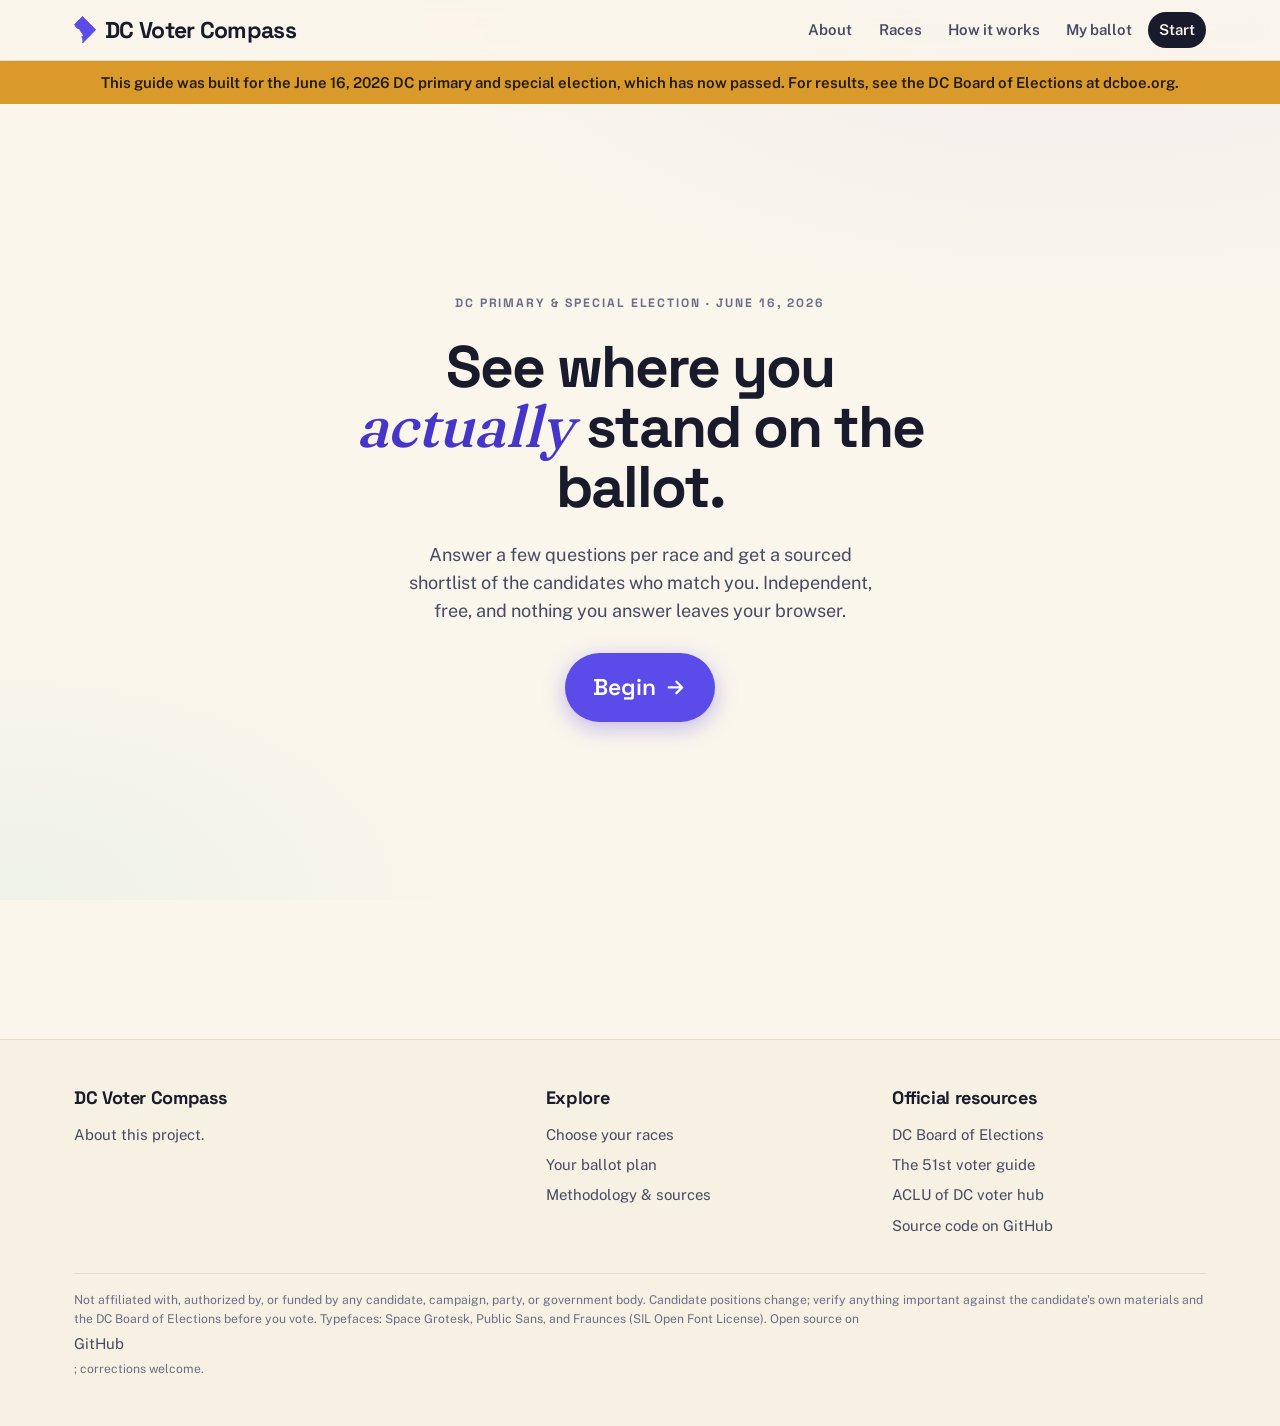
<file: index.html>
<!doctype html>
<html lang="en">
<head>
  <meta charset="utf-8" />
  <meta name="viewport" content="width=device-width, initial-scale=1, viewport-fit=cover" />

  <title>DC Voter Compass · June 16, 2026 Primary & Special Election</title>
  <meta name="description" content="An independent, evidence-based tool for the DC June 16, 2026 primary and special election. Answer a few questions and see which candidates match your priorities, with the source for every claim. Private by design." />

  <!-- Strict Content Security Policy: everything is same-origin; no inline scripts, no eval, no third parties. -->
  <meta http-equiv="Content-Security-Policy" content="default-src 'self'; base-uri 'self'; form-action 'none'; object-src 'none'; img-src 'self' data:; font-src 'self'; style-src 'self'; script-src 'self'; connect-src 'self'; manifest-src 'self'" />
  <meta name="referrer" content="no-referrer" />
  <meta name="color-scheme" content="light dark" />
  <meta name="theme-color" content="#faf6ec" media="(prefers-color-scheme: light)" />
  <meta name="theme-color" content="#14151f" media="(prefers-color-scheme: dark)" />

  <!-- Open Graph + Twitter card for link previews. Absolute URLs point at the
       site's canonical home, kaicowger.com/dc-voter-compass/. -->
  <meta property="og:title" content="DC Voter Compass · June 16, 2026" />
  <meta property="og:description" content="Find the DC candidates who actually match you. Independent, sourced, private, open source." />
  <meta property="og:type" content="website" />
  <meta property="og:site_name" content="DC Voter Compass" />
  <meta property="og:url" content="https://kaicowger.com/dc-voter-compass/" />
  <meta property="og:image" content="https://kaicowger.com/dc-voter-compass/assets/og.png" />
  <meta property="og:image:width" content="1200" />
  <meta property="og:image:height" content="630" />
  <meta property="og:image:alt" content="DC Voter Compass: find the DC candidates who actually match you." />
  <meta name="twitter:card" content="summary_large_image" />
  <meta name="twitter:title" content="DC Voter Compass · June 16, 2026" />
  <meta name="twitter:description" content="Find the DC candidates who actually match you. Independent, sourced, private." />
  <meta name="twitter:image" content="https://kaicowger.com/dc-voter-compass/assets/og.png" />

  <link rel="icon" href="data:image/svg+xml,%3Csvg%20xmlns='http://www.w3.org/2000/svg'%20viewBox='0%200%2032%2032'%3E%3Crect%20width='32'%20height='32'%20rx='6'%20fill='%23faf6ec'/%3E%3Cpath%20d='M42.1%2028.6L36.1%2030.8L38.6%2033.1L38.0%2034.3L36.5%2033.4L36.4%2036.5L37.9%2039.9L39.8%2038.6L43.3%2038.6L43.3%2040.1L50.1%2039.6L50.9%2034.1L48.6%2033.0L48.3%2028.7L45.9%2029.8ZM43.1%2055.5L43.3%2053.0L49.7%2053.1L49.7%2051.1L47.9%2050.5L48.3%2046.4L47.2%2045.9L49.9%2044.3L48.6%2039.8L43.3%2040.1L43.3%2038.6L39.8%2038.6L37.9%2039.9L36.4%2036.5L33.3%2038.3L24.4%2038.4L25.9%2042.3L25.7%2045.8L29.7%2047.2L31.1%2052.7L33.1%2056.4L35.8%2058.3L36.4%2060.8L37.7%2060.7L37.6%2059.1L38.8%2059.6ZM33.4%2019.2L30.7%2018.3L28.2%2011.8L9.9%2030.2L16.3%2040.7L22.1%2045.4L25.7%2045.8L25.9%2042.3L24.4%2038.4L33.3%2038.3L37.0%2036.0L36.6%2033.2L38.4%2033.9L37.6%2031.7L36.1%2030.9L37.2%2028.8L35.7%2028.3L36.5%2025.6L38.7%2023.5L37.6%2022.7L40.1%2017.7L35.8%2016.7L34.1%2017.1ZM39.9%200.0L28.2%2011.8L30.7%2018.3L33.6%2019.2L34.1%2017.1L35.9%2016.6L40.1%2017.7L37.6%2022.7L38.7%2023.5L36.5%2025.6L35.8%2028.6L37.2%2028.8L37.1%2029.9L41.6%2028.3L45.9%2029.8L48.9%2028.4L52.1%2024.5L52.1%2020.1L58.8%2018.9ZM58.8%2018.9L52.1%2020.1L52.2%2024.3L48.3%2028.7L48.6%2033.0L50.9%2034.1L50.1%2039.6L48.7%2040.2L49.9%2044.3L53.8%2042.6L61.5%2046.9L70.0%2048.4L73.2%2039.9L75.9%2039.6L77.7%2037.9ZM52.1%2060.9L52.0%2058.5L53.9%2058.5L53.4%2056.5L58.7%2057.9L59.3%2061.0L65.6%2057.5L66.6%2056.1L63.5%2055.3L61.7%2056.2L61.8%2046.9L53.8%2042.6L47.2%2045.5L48.3%2046.4L47.9%2050.5L49.7%2051.1L49.7%2053.1L43.3%2053.0L42.4%2056.5L38.8%2059.6L41.1%2064.0L39.2%2064.9L41.0%2065.0L43.2%2071.1L52.0%2064.9L53.3%2062.4ZM77.7%2037.9L75.9%2039.6L73.2%2039.9L70.0%2048.4L61.8%2046.9L61.7%2056.2L63.5%2055.3L66.6%2056.1L63.9%2058.3L66.6%2060.0L66.7%2064.6L69.8%2070.5L90.1%2050.4ZM57.8%2057.9L53.4%2056.5L53.9%2058.5L52.0%2058.5L52.1%2061.7L53.3%2062.4L52.0%2064.9L43.2%2071.1L42.3%2076.3L37.3%2075.7L39.0%2080.5L39.6%2079.4L41.1%2081.1L39.9%2084.5L41.7%2088.7L40.6%20100.0L70.1%2070.5L66.7%2064.6L66.6%2060.0L63.9%2058.3L59.3%2061.0L58.7%2057.9Z'%20transform='translate(4%204)%20scale(0.24)'%20fill='%235b4be8'%20stroke='%235b4be8'%20stroke-width='3'%20stroke-linejoin='round'/%3E%3C/svg%3E" />

  <link rel="preload" href="assets/fonts/space-grotesk.woff2" as="font" type="font/woff2" crossorigin />
  <link rel="preload" href="assets/fonts/public-sans.woff2" as="font" type="font/woff2" crossorigin />
  <link rel="stylesheet" href="css/tokens.css" />
  <link rel="stylesheet" href="css/styles.css" />
  <link rel="stylesheet" href="css/race.css" />
  <link rel="stylesheet" href="css/map.css" />
</head>
<body>
  <a class="skip-link" href="#app">Skip to content</a>

  <header class="site-header">
    <div class="container site-header__inner">
      <a class="wordmark" href="#/" data-nav="home" aria-label="DC Voter Compass, home">
        <svg class="wordmark__mark" viewBox="8 -2 84 104" aria-hidden="true"><path d="M42.1 28.6L36.1 30.8L38.6 33.1L38.0 34.3L36.5 33.4L36.4 36.5L37.9 39.9L39.8 38.6L43.3 38.6L43.3 40.1L50.1 39.6L50.9 34.1L48.6 33.0L48.3 28.7L45.9 29.8ZM43.1 55.5L43.3 53.0L49.7 53.1L49.7 51.1L47.9 50.5L48.3 46.4L47.2 45.9L49.9 44.3L48.6 39.8L43.3 40.1L43.3 38.6L39.8 38.6L37.9 39.9L36.4 36.5L33.3 38.3L24.4 38.4L25.9 42.3L25.7 45.8L29.7 47.2L31.1 52.7L33.1 56.4L35.8 58.3L36.4 60.8L37.7 60.7L37.6 59.1L38.8 59.6ZM33.4 19.2L30.7 18.3L28.2 11.8L9.9 30.2L16.3 40.7L22.1 45.4L25.7 45.8L25.9 42.3L24.4 38.4L33.3 38.3L37.0 36.0L36.6 33.2L38.4 33.9L37.6 31.7L36.1 30.9L37.2 28.8L35.7 28.3L36.5 25.6L38.7 23.5L37.6 22.7L40.1 17.7L35.8 16.7L34.1 17.1ZM39.9 0.0L28.2 11.8L30.7 18.3L33.6 19.2L34.1 17.1L35.9 16.6L40.1 17.7L37.6 22.7L38.7 23.5L36.5 25.6L35.8 28.6L37.2 28.8L37.1 29.9L41.6 28.3L45.9 29.8L48.9 28.4L52.1 24.5L52.1 20.1L58.8 18.9ZM58.8 18.9L52.1 20.1L52.2 24.3L48.3 28.7L48.6 33.0L50.9 34.1L50.1 39.6L48.7 40.2L49.9 44.3L53.8 42.6L61.5 46.9L70.0 48.4L73.2 39.9L75.9 39.6L77.7 37.9ZM52.1 60.9L52.0 58.5L53.9 58.5L53.4 56.5L58.7 57.9L59.3 61.0L65.6 57.5L66.6 56.1L63.5 55.3L61.7 56.2L61.8 46.9L53.8 42.6L47.2 45.5L48.3 46.4L47.9 50.5L49.7 51.1L49.7 53.1L43.3 53.0L42.4 56.5L38.8 59.6L41.1 64.0L39.2 64.9L41.0 65.0L43.2 71.1L52.0 64.9L53.3 62.4ZM77.7 37.9L75.9 39.6L73.2 39.9L70.0 48.4L61.8 46.9L61.7 56.2L63.5 55.3L66.6 56.1L63.9 58.3L66.6 60.0L66.7 64.6L69.8 70.5L90.1 50.4ZM57.8 57.9L53.4 56.5L53.9 58.5L52.0 58.5L52.1 61.7L53.3 62.4L52.0 64.9L43.2 71.1L42.3 76.3L37.3 75.7L39.0 80.5L39.6 79.4L41.1 81.1L39.9 84.5L41.7 88.7L40.6 100.0L70.1 70.5L66.7 64.6L66.6 60.0L63.9 58.3L59.3 61.0L58.7 57.9Z" fill="currentColor" stroke="currentColor" stroke-width="3" stroke-linejoin="round"/></svg>
        <span>DC Voter Compass</span>
      </a>
      <span class="site-header__spacer"></span>
      <nav aria-label="Primary" class="site-nav">
        <div class="site-nav__links" id="site-nav-links">
          <a class="navlink" href="#/about" data-nav="about">About</a>
          <a class="navlink" href="#/choose" data-nav="choose">Races</a>
          <a class="navlink" href="#/methodology" data-nav="methodology">How it works</a>
          <a class="navlink" href="#/summary" data-nav="summary">My ballot</a>
        </div>
        <button class="header-reset" data-action="reset" type="button" aria-label="Reset my choices" hidden>
          <svg viewBox="0 0 24 24" fill="none" stroke="currentColor" stroke-width="2.2" stroke-linecap="round" stroke-linejoin="round" aria-hidden="true"><path d="M3 12a9 9 0 1 0 3-6.7L3 8M3 3v5h5"/></svg>
          <span class="header-reset__txt">Reset</span>
        </button>
        <a class="navlink navlink--cta" href="#/choose" data-nav="choose">Start</a>
        <button class="nav-toggle" type="button" aria-expanded="false" aria-controls="site-nav-links" aria-label="Menu">
          <svg viewBox="0 0 24 24" fill="none" stroke="currentColor" stroke-width="2.2" stroke-linecap="round" aria-hidden="true"><path d="M4 7h16M4 12h16M4 17h16"/></svg>
        </button>
      </nav>
    </div>
  </header>

  <main id="app" tabindex="-1"></main>

  <footer class="site-footer">
    <div class="container site-footer__inner">
      <div>
        <h4>DC Voter Compass</h4>
        <p class="muted footer-about">
          <a href="#/about">About this project.</a>
        </p>
      </div>
      <div>
        <h4>Explore</h4>
        <a href="#/choose">Choose your races</a>
        <a href="#/summary">Your ballot plan</a>
        <a href="#/methodology">Methodology &amp; sources</a>
      </div>
      <div>
        <h4>Official resources</h4>
        <a href="https://www.dcboe.org/" target="_blank" rel="noopener noreferrer">DC Board of Elections</a>
        <a href="https://51st.news/washington-dc-2026-primary-election-june-16-mayor-council/" target="_blank" rel="noopener noreferrer">The 51st voter guide</a>
        <a href="https://www.acludc.org/2026-d-c-primary-election-voter-hub/" target="_blank" rel="noopener noreferrer">ACLU of DC voter hub</a>
        <a href="https://github.com/kcowger/dc-voter-compass" target="_blank" rel="noopener noreferrer">Source code on GitHub</a>
      </div>
      <p class="site-footer__legal">
        Not affiliated with, authorized by, or funded by any candidate, campaign, party, or government body.
        Candidate positions change; verify anything important against the candidate's own materials and the DC Board of Elections before you vote.
        Typefaces: Space Grotesk, Public Sans, and Fraunces (SIL Open Font License).
        Open source on <a href="https://github.com/kcowger/dc-voter-compass" target="_blank" rel="noopener noreferrer">GitHub</a>; corrections welcome.
      </p>
    </div>
  </footer>

  <noscript>
    <div class="container section">
      <h1>JavaScript required</h1>
      <p>This interactive guide needs JavaScript to run. Your privacy is still respected, it runs entirely in your browser and sends nothing anywhere.
      For candidate information without JavaScript, see <a href="https://51st.news/washington-dc-2026-primary-election-june-16-mayor-council/">The 51st's voter guide</a>.</p>
    </div>
  </noscript>

  <script type="module" src="js/app.js"></script>
</body>
</html>
</file>
<file: css/tokens.css>
/* ============================================================
   Design tokens: colors, type, spacing, motion.
   Self-hosted fonts (SIL OFL): Space Grotesk, Public Sans, Fraunces.
   ============================================================ */

@font-face {
  font-family: "Space Grotesk";
  src: url("../assets/fonts/space-grotesk.woff2") format("woff2");
  font-weight: 300 700;
  font-display: swap;
  font-style: normal;
}
@font-face {
  font-family: "Public Sans";
  src: url("../assets/fonts/public-sans.woff2") format("woff2");
  font-weight: 100 900;
  font-display: swap;
  font-style: normal;
}
@font-face {
  font-family: "Fraunces";
  src: url("../assets/fonts/fraunces.woff2") format("woff2");
  font-weight: 100 900;
  font-display: swap;
  font-style: normal;
}

:root {
  /* Fonts */
  --font-display: "Space Grotesk", system-ui, -apple-system, "Segoe UI", sans-serif;
  --font-serif: "Fraunces", Georgia, "Times New Roman", serif;
  --font-body: "Public Sans", system-ui, -apple-system, "Segoe UI", Roboto, sans-serif;

  /* Light "paper" palette */
  --paper: #faf6ec;
  --paper-2: #f3ecdb;
  --surface: #fffdf8;
  --surface-2: #f7f1e4;
  --ink: #191a2c;
  --ink-soft: #474a63;
  --ink-faint: #6b6e86;
  --line: #e6dcc6;
  --line-strong: #d8ccb0;

  /* Brand + accents (deliberately non-partisan) */
  --brand: #5b4be8;        /* "you" marker / primary action */
  --brand-ink: #4536c9;
  --brand-soft: #ece9fd;
  --teal: #0f9e90;
  --gold: #d99a2b;
  --good: #2f8f4e;         /* completed / done (green) */
  --warn: #c0543b;         /* cautions / flags: terracotta, not partisan red */
  --warn-soft: #f7e3dc;

  /* Candidate categorical palette: distinct, AA-legible on paper */
  --c1: #5b4be8;  /* indigo */
  --c2: #0f9e90;  /* teal */
  --c3: #d97706;  /* amber */
  --c4: #c0398a;  /* magenta */
  --c5: #2f8f4e;  /* green */
  --c6: #2b74c9;  /* blue */
  --c7: #b5462f;  /* rust */
  --c8: #7a4bd0;  /* violet */
  --c9: #8a7415;  /* olive */

  /* Type scale (fluid) */
  --step--2: clamp(0.69rem, 0.66rem + 0.13vw, 0.76rem);
  --step--1: clamp(0.83rem, 0.79rem + 0.18vw, 0.94rem);
  --step-0: clamp(1rem, 0.95rem + 0.24vw, 1.13rem);
  --step-1: clamp(1.2rem, 1.12rem + 0.39vw, 1.5rem);
  --step-2: clamp(1.44rem, 1.32rem + 0.62vw, 2rem);
  --step-3: clamp(1.73rem, 1.55rem + 0.93vw, 2.66rem);
  --step-4: clamp(2.07rem, 1.8rem + 1.36vw, 3.55rem);
  --step-5: clamp(2.49rem, 2.1rem + 1.96vw, 4.74rem);

  /* Spacing (4px base) */
  --sp-1: 0.25rem;
  --sp-2: 0.5rem;
  --sp-3: 0.75rem;
  --sp-4: 1rem;
  --sp-5: 1.5rem;
  --sp-6: 2rem;
  --sp-7: 3rem;
  --sp-8: 4rem;
  --sp-9: 6rem;

  /* Radii */
  --r-sm: 8px;
  --r: 14px;
  --r-lg: 22px;
  --r-xl: 30px;
  --r-pill: 999px;

  /* Shadows */
  --shadow-1: 0 1px 2px rgba(25, 26, 44, 0.06), 0 2px 6px rgba(25, 26, 44, 0.05);
  --shadow-2: 0 4px 12px rgba(25, 26, 44, 0.08), 0 10px 30px rgba(25, 26, 44, 0.07);
  --shadow-3: 0 12px 28px rgba(25, 26, 44, 0.12), 0 24px 60px rgba(25, 26, 44, 0.12);
  --shadow-brand: 0 6px 22px rgba(91, 75, 232, 0.35);

  /* Motion */
  --ease: cubic-bezier(0.22, 0.61, 0.36, 1);
  --ease-spring: cubic-bezier(0.34, 1.3, 0.5, 1);
  --dur-1: 0.14s;
  --dur-2: 0.26s;
  --dur-3: 0.5s;
  --dur-marker: 0.8s;

  --container: 1180px;
  --header-h: 60px;
}

/* Larger screens: use more of the width, and scale the whole layout up a notch
   on big monitors so it doesn't feel marooned in a narrow column. Everything is
   rem/clamp-based, so bumping the root font size scales type and spacing
   together. Reading widths stay capped in ch, so line length is unaffected. */
@media (min-width: 1500px) { :root { --container: 1320px; } }
@media (min-width: 1800px) { :root { --container: 1440px; } html { font-size: 17px; } }
@media (min-width: 2200px) { :root { --container: 1560px; } html { font-size: 18.5px; } }
@media (min-width: 2800px) { :root { --container: 1680px; } html { font-size: 20px; } }

@media (prefers-color-scheme: dark) {
  :root {
    --paper: #14151f;
    --paper-2: #1b1d2b;
    --surface: #1e2030;
    --surface-2: #262839;
    --ink: #f1eee6;
    --ink-soft: #c0c2d4;
    --ink-faint: #8f93ab;
    --line: #33364a;
    --line-strong: #424560;
    --brand: #8a7bff;
    --brand-ink: #a99dff;
    --brand-soft: #2a2747;
    --teal: #3fc8b8;
    --gold: #e6b552;
    --warn: #e8836a;
    --warn-soft: #3a2722;
    --c1: #8a7bff; --c2: #3fc8b8; --c3: #f0a23c; --c4: #e776bd;
    --c5: #5fc77f; --c6: #6aa8f0; --c7: #e98a6f; --c8: #b399f5; --c9: #d8c45a;
    --shadow-1: 0 1px 2px rgba(0,0,0,0.3), 0 2px 6px rgba(0,0,0,0.25);
    --shadow-2: 0 4px 12px rgba(0,0,0,0.35), 0 10px 30px rgba(0,0,0,0.3);
    --shadow-3: 0 12px 28px rgba(0,0,0,0.45), 0 24px 60px rgba(0,0,0,0.4);
    --shadow-brand: 0 6px 22px rgba(138, 123, 255, 0.4);
  }
}
</file>
<file: css/styles.css>
/* ============================================================
   Base, layout, and components.
   ============================================================ */

*, *::before, *::after { box-sizing: border-box; }
* { margin: 0; }

html { -webkit-text-size-adjust: 100%; scroll-behavior: smooth; }
@media (prefers-reduced-motion: reduce) {
  html { scroll-behavior: auto; }
  *, *::before, *::after {
    animation-duration: 0.001ms !important;
    animation-iteration-count: 1 !important;
    transition-duration: 0.001ms !important;
  }
}

body {
  font-family: var(--font-body);
  font-size: var(--step-0);
  line-height: 1.6;
  color: var(--ink);
  background: var(--paper);
  background-image:
    radial-gradient(1200px 600px at 85% -5%, rgba(91, 75, 232, 0.06), transparent 60%),
    radial-gradient(900px 500px at 0% 100%, rgba(15, 158, 144, 0.05), transparent 55%);
  background-attachment: fixed;
  -webkit-font-smoothing: antialiased;
  text-rendering: optimizeLegibility;
  min-height: 100vh;
}

h1, h2, h3, h4 { font-family: var(--font-display); line-height: 1.08; font-weight: 700; letter-spacing: -0.02em; color: var(--ink); }
h1 { font-size: var(--step-4); }
h2 { font-size: var(--step-3); }
h3 { font-size: var(--step-1); }
p { text-wrap: pretty; }
a { color: var(--brand-ink); text-underline-offset: 2px; }
a:hover { text-decoration-thickness: 2px; }
img, svg { display: block; max-width: 100%; }
button { font: inherit; color: inherit; cursor: pointer; }
:focus-visible { outline: 3px solid var(--brand); outline-offset: 2px; border-radius: 4px; }
/* Headings/regions get programmatic focus on route change (for screen readers);
   don't show a visible ring on them since the user didn't navigate there by keyboard. */
[tabindex="-1"]:focus { outline: none; }

.container { width: 100%; max-width: var(--container); margin-inline: auto; padding-inline: var(--sp-5); }
.container-narrow { max-width: 760px; }

.visually-hidden {
  position: absolute !important; width: 1px; height: 1px; padding: 0; margin: -1px;
  overflow: hidden; clip: rect(0 0 0 0); white-space: nowrap; border: 0;
}
.skip-link {
  position: fixed; top: -100px; left: var(--sp-4); z-index: 200;
  background: var(--brand); color: #fff; padding: var(--sp-2) var(--sp-4);
  border-radius: var(--r-sm); font-weight: 600; transition: top var(--dur-1);
}
.skip-link:focus { top: var(--sp-3); }

/* ---------- Header ---------- */
.site-header {
  position: sticky; top: 0; z-index: 100;
  backdrop-filter: saturate(1.4) blur(10px);
  background: color-mix(in srgb, var(--paper) 82%, transparent);
  border-bottom: 1px solid var(--line);
}
.site-header__inner { display: flex; align-items: center; gap: var(--sp-4); min-height: var(--header-h); }
.wordmark {
  display: inline-flex; align-items: center; gap: 0.55rem;
  font-family: var(--font-display); font-weight: 700; font-size: var(--step-1);
  letter-spacing: -0.03em; color: var(--ink); text-decoration: none;
  white-space: nowrap;
}
/* The hidden attribute must win over component display rules (e.g. the
   header Reset is inline-flex but starts hidden until there's state). */
[hidden] { display: none !important; }
/* The DC border silhouette (same shape as the favicon), flat brand color. */
.wordmark__mark {
  height: 1.2em; width: auto; flex: none;
  color: var(--brand);
}
.wordmark__tag { font-family: var(--font-body); font-weight: 600; font-size: var(--step--2);
  color: var(--ink-faint); letter-spacing: 0.04em; text-transform: uppercase; }
.site-header__spacer { flex: 1; }
.site-header nav { display: flex; gap: var(--sp-1); align-items: center; }
.site-nav { position: relative; }
.site-nav__links { display: flex; gap: var(--sp-1); align-items: center; }
.nav-toggle {
  display: none; width: 40px; height: 40px; border-radius: 50%;
  border: 1.5px solid var(--line-strong); background: var(--surface);
  place-items: center; color: var(--ink);
}
.nav-toggle svg { width: 1.15rem; height: 1.15rem; }
.nav-toggle[aria-expanded="true"] { background: var(--brand-soft); border-color: var(--brand); color: var(--brand-ink); }
.navlink {
  padding: 0.4rem 0.7rem; border-radius: var(--r-pill); text-decoration: none;
  color: var(--ink-soft); font-weight: 600; font-size: var(--step--1); white-space: nowrap;
}
.navlink:hover { background: var(--surface-2); color: var(--ink); }
.navlink--cta { background: var(--ink); color: var(--paper); }
.navlink--cta:hover { background: var(--brand); color: #fff; }

/* always-visible Reset control in the header */
.header-reset {
  display: inline-flex; align-items: center; gap: 0.4rem; white-space: nowrap;
  padding: 0.4rem 0.7rem; border-radius: var(--r-pill);
  border: 1.5px solid var(--line-strong); background: transparent;
  color: var(--ink-soft); font-family: var(--font-display); font-weight: 600; font-size: var(--step--1);
  transition: color var(--dur-1), border-color var(--dur-1), background var(--dur-1);
}
.header-reset:hover { color: var(--warn); border-color: var(--warn); background: var(--warn-soft); }
.header-reset svg { width: 1em; height: 1em; flex: none; }
@media (max-width: 760px) { .header-reset__txt { display: none; } }

/* ---------- Buttons ---------- */
.btn {
  display: inline-flex; align-items: center; justify-content: center; gap: 0.5rem;
  padding: 0.7rem 1.25rem; border-radius: var(--r-pill); border: 1.5px solid transparent;
  font-family: var(--font-display); font-weight: 600; font-size: var(--step-0);
  text-decoration: none; transition: transform var(--dur-1) var(--ease), background var(--dur-1), box-shadow var(--dur-1), border-color var(--dur-1);
  -webkit-tap-highlight-color: transparent;
}
.btn:hover { transform: translateY(-2px); }
.btn:active { transform: translateY(0); }
.btn--primary { background: var(--brand); color: #fff; box-shadow: var(--shadow-brand); }
.btn--primary:hover { background: var(--brand-ink); }
.btn--ink { background: var(--ink); color: var(--paper); }
.btn--ink:hover { background: #000; }
.btn--ghost { background: transparent; border-color: var(--line-strong); color: var(--ink); }
.btn--ghost:hover { background: var(--surface-2); border-color: var(--ink-faint); }
.btn--lg { padding: 0.95rem 1.7rem; font-size: var(--step-1); }
.btn[disabled] { opacity: 0.4; pointer-events: none; }
.btn__arrow { transition: transform var(--dur-1); }
.btn:hover .btn__arrow { transform: translateX(3px); }

/* ---------- Generic cards / pills ---------- */
.card {
  background: var(--surface); border: 1px solid var(--line);
  border-radius: var(--r-lg); box-shadow: var(--shadow-1);
}
.pill {
  display: inline-flex; align-items: center; gap: 0.35rem;
  padding: 0.2rem 0.65rem; border-radius: var(--r-pill);
  font-size: var(--step--2); font-weight: 700; letter-spacing: 0.02em;
  background: var(--surface-2); color: var(--ink-soft); border: 1px solid var(--line);
}
.pill--rcv { background: var(--brand-soft); color: var(--brand-ink); border-color: transparent; }
/* "All voters": teal-tinted, but text is ink-soft for AA contrast (teal-on-tint was 2.6:1); teal identity carried by the border. */
.pill--all { background: color-mix(in srgb, var(--teal) 16%, transparent); color: var(--ink-soft); border-color: color-mix(in srgb, var(--teal) 42%, transparent); }
.pill--warn { background: var(--warn-soft); color: var(--warn); border-color: transparent; }
/* Match pill: tint of the candidate color with ink text, so contrast holds in both light and dark themes (white-on-color failed AA for several candidates). --cand-color is set on the parent card. */
.pill--match { background: color-mix(in srgb, var(--cand-color) 16%, var(--surface)); color: var(--ink); border-color: color-mix(in srgb, var(--cand-color) 40%, var(--line)); }
.pill--dot::before { content: ""; width: 0.5rem; height: 0.5rem; border-radius: 50%; background: currentColor; }

.section { padding-block: var(--sp-8); }
.eyebrow {
  font-family: var(--font-display); text-transform: uppercase; letter-spacing: 0.14em;
  font-size: var(--step--2); font-weight: 700; color: var(--brand-ink);
}
.lead { font-size: var(--step-1); color: var(--ink-soft); line-height: 1.5; }
.muted { color: var(--ink-faint); }

/* ---------- View transition ---------- */
main { display: block; min-height: calc(100vh - var(--header-h) - 200px); }
.view { animation: viewIn var(--dur-3) var(--ease); }
@keyframes viewIn { from { opacity: 0; transform: translateY(10px); } to { opacity: 1; transform: none; } }

/* ============================================================
   Landing (minimal "door")
   ============================================================ */
.home {
  min-height: calc(100vh - var(--header-h) - 1px);
  display: grid; place-items: center;
  padding: var(--sp-6) var(--sp-5) var(--sp-8); text-align: center;
}
.home__inner { max-width: 40rem; display: flex; flex-direction: column; align-items: center; gap: var(--sp-5); }
.home__eyebrow {
  font-family: var(--font-display); text-transform: uppercase; letter-spacing: 0.16em;
  font-size: var(--step--2); font-weight: 700; color: var(--ink-faint);
}
.home__headline { font-size: var(--step-5); max-width: 15ch; letter-spacing: -0.035em; line-height: 1.02; }
.home__headline em { font-family: var(--font-serif); font-style: italic; font-weight: 500; color: var(--brand-ink); letter-spacing: -0.01em; }
.home__sub { color: var(--ink-soft); font-size: var(--step-0); line-height: 1.55; max-width: 44ch; }
.home__cta { margin-top: var(--sp-1); }

/* shared action row, reused on result/summary screens */
.hero__cta { margin-top: var(--sp-6); display: flex; gap: var(--sp-3); flex-wrap: wrap; align-items: center; }

/* ============================================================
   Race chooser
   ============================================================ */
.chooser__group { margin-top: var(--sp-6); }
.chooser__group h2 { font-size: var(--step-2); display: flex; align-items: center; gap: var(--sp-3); flex-wrap: wrap; }
.chooser__blurb { color: var(--ink-soft); margin-top: var(--sp-2); max-width: 62ch; }
.race-grid { display: grid; grid-template-columns: repeat(auto-fill, minmax(300px, 1fr)); gap: var(--sp-4); margin-top: var(--sp-4); }

.race-card {
  position: relative; display: flex; flex-direction: column; gap: var(--sp-2);
  padding: var(--sp-5); text-align: left; width: 100%;
  background: var(--surface); border: 1.5px solid var(--line); border-radius: var(--r-lg);
  box-shadow: var(--shadow-1); transition: transform var(--dur-2) var(--ease), box-shadow var(--dur-2), border-color var(--dur-2);
}
.race-card:hover { transform: translateY(-4px); box-shadow: var(--shadow-2); border-color: var(--line-strong); }
/* Prominent green completion badge in the card's top-right corner. */
.race-card__check {
  position: absolute; top: var(--sp-4); right: var(--sp-4); width: 30px; height: 30px; border-radius: 50%;
  display: grid; place-items: center; font-size: 1rem; color: #fff;
  background: var(--good); box-shadow: 0 2px 10px color-mix(in srgb, var(--good) 50%, transparent);
}
.race-card__check svg { width: 1em; height: 1em; }
.race-card__title { font-family: var(--font-display); font-weight: 700; font-size: var(--step-1); letter-spacing: -0.02em; }
.race-card__seat { color: var(--ink-soft); font-size: var(--step--1); }
.race-card__meta { display: flex; gap: 0.4rem; flex-wrap: wrap; margin-top: auto; padding-top: var(--sp-2); }
.race-card--done .race-card__title { padding-right: 2.4rem; }
.race-card__go { margin-top: var(--sp-3); display: inline-flex; align-items: center; gap: 0.4rem; font-family: var(--font-display); font-weight: 700; font-size: var(--step--1); color: var(--brand-ink); }
.race-card--go:hover .race-card__go .btn__arrow { transform: translateX(3px); }
.race-card--done { border-color: var(--good); box-shadow: 0 0 0 2px color-mix(in srgb, var(--good) 35%, transparent), var(--shadow-1); }
.pill--done { background: color-mix(in srgb, var(--good) 18%, var(--surface)); color: var(--ink); border-color: color-mix(in srgb, var(--good) 45%, var(--line)); }
.pill--progress { background: color-mix(in srgb, var(--gold) 16%, var(--surface)); color: var(--ink-soft); border-color: color-mix(in srgb, var(--gold) 42%, var(--line)); }

.ward-picker { display: flex; gap: var(--sp-2); flex-wrap: wrap; align-items: center; margin-top: var(--sp-3); }
.ward-picker label { font-weight: 600; color: var(--ink-soft); font-size: var(--step--1); }
.chip-select { display: flex; gap: var(--sp-2); flex-wrap: wrap; }

.ward-locate { margin-top: var(--sp-3); }
.ward-locate__row { display: flex; align-items: center; gap: var(--sp-3); flex-wrap: wrap; }
.ward-locate__btn { padding: 0.5rem 1.1rem; font-size: var(--step--1); }
.ward-locate__or { color: var(--ink-faint); font-size: var(--step--1); }
.ward-locate__status { margin-top: var(--sp-2); font-size: var(--step--1); color: var(--ink-soft); max-width: 60ch; }
.ward-locate__status strong { color: var(--ink); }
.ward-locate__status:empty { display: none; }
.ward-locate__priv { margin-top: var(--sp-1); font-size: var(--step--2); color: var(--ink-faint); }
.chip {
  padding: 0.4rem 0.9rem; border-radius: var(--r-pill); border: 1.5px solid var(--line-strong);
  background: var(--surface); font-weight: 600; font-size: var(--step--1); color: var(--ink-soft);
  transition: all var(--dur-1);
}
.chip:hover { border-color: var(--ink-faint); color: var(--ink); }
.chip[aria-pressed="true"] { background: var(--ink); color: var(--paper); border-color: var(--ink); }

.chooser__bar {
  position: sticky; bottom: 0; z-index: 50; margin-top: var(--sp-7);
  background: color-mix(in srgb, var(--paper) 88%, transparent); backdrop-filter: blur(8px);
  border-top: 1px solid var(--line); padding-block: var(--sp-4);
}
.chooser__bar-inner { display: flex; align-items: center; justify-content: space-between; gap: var(--sp-4); flex-wrap: wrap; }

/* ============================================================
   Uncontested list
   ============================================================ */
.uncontested { margin-top: var(--sp-6); }
.uncontested__list { display: grid; grid-template-columns: repeat(auto-fill, minmax(240px, 1fr)); gap: var(--sp-3); margin-top: var(--sp-3); }
.uncontested__item { padding: var(--sp-4); background: var(--surface-2); border: 1px dashed var(--line-strong); border-radius: var(--r); }
.uncontested__item h4 { font-family: var(--font-display); font-size: var(--step-0); }
.uncontested__item .win { color: var(--ink); font-weight: 700; }
.uncontested__item p { font-size: var(--step--1); color: var(--ink-soft); margin-top: 0.25rem; }

/* ============================================================
   Footer
   ============================================================ */
.site-footer { margin-top: var(--sp-9); border-top: 1px solid var(--line); background: var(--surface-2); }
.site-footer__inner { display: grid; grid-template-columns: 1.4fr 1fr 1fr; gap: var(--sp-6); padding-block: var(--sp-7); }
.site-footer h4 { font-family: var(--font-display); font-size: var(--step-0); margin-bottom: var(--sp-3); }
.footer-about { font-size: var(--step--1); max-width: 40ch; }
.site-footer a { display: block; color: var(--ink-soft); text-decoration: none; padding: 0.2rem 0; font-size: var(--step--1); }
.site-footer a:hover { color: var(--brand-ink); }
.site-footer__legal { grid-column: 1 / -1; border-top: 1px solid var(--line); padding-top: var(--sp-4); color: var(--ink-faint); font-size: var(--step--2); }

@media (max-width: 760px) {
  .site-footer__inner { grid-template-columns: 1fr; gap: var(--sp-5); }
  /* Nav links collapse behind the menu button into a dropdown panel. */
  .nav-toggle { display: grid; }
  .site-nav__links {
    display: none; position: absolute; top: calc(100% + 10px); right: 0; z-index: 60;
    flex-direction: column; align-items: stretch; gap: 0.15rem; min-width: 200px;
    background: var(--surface); border: 1.5px solid var(--line-strong);
    border-radius: var(--r); box-shadow: var(--shadow-3); padding: var(--sp-2);
  }
  .site-nav__links.is-open { display: flex; }
  .site-nav__links .navlink { display: block; padding: 0.65rem 0.8rem; }
  .wordmark { font-size: var(--step-0); }
}

/* Post-election notice (only rendered after June 16, 2026). */
.stale-banner {
  background: var(--gold); color: #211a05; font-weight: 600;
  font-size: var(--step--1); text-align: center; padding: 0.6rem var(--sp-4);
}
</file>
<file: css/race.css>
/* ============================================================
   Race flow: map pane + question pane, results, profiles.
   ============================================================ */

.race { padding-block: var(--sp-5) var(--sp-8); }
.race__head { display: flex; flex-wrap: wrap; gap: var(--sp-3) var(--sp-4); align-items: baseline; }
.race__head h1 { font-size: var(--step-3); }
.race__meta { display: flex; gap: 0.4rem; flex-wrap: wrap; }
.race__seat { width: 100%; color: var(--ink-soft); max-width: 70ch; margin-top: 0.25rem; }
.crumb { display: inline-flex; align-items: center; gap: 0.3rem; background: none; border: 0; color: var(--ink-faint); font-weight: 600; font-size: var(--step--1); padding: 0; text-decoration: none; }
.crumb:hover { color: var(--brand-ink); }

.race__layout {
  display: grid; grid-template-columns: minmax(0, 1.05fr) minmax(0, 0.95fr);
  gap: var(--sp-6); margin-top: var(--sp-5); align-items: start;
}

/* ---------- Map pane (sticky on desktop) ---------- */
.mappane { position: sticky; top: calc(var(--header-h) + var(--sp-4)); }
.mappane__card { padding: var(--sp-4); overflow: hidden; }
.mappane__hint { font-size: var(--step--2); color: var(--ink-faint); margin-top: var(--sp-2); text-align: center; }

/* ---------- Live ranking ---------- */
.ranking { margin-top: var(--sp-4); }
.ranking__title { font-family: var(--font-display); font-weight: 700; font-size: var(--step--1); text-transform: uppercase; letter-spacing: 0.08em; color: var(--ink-faint); margin-bottom: var(--sp-2); }
.rank-row {
  display: grid; grid-template-columns: 1.6rem 1fr auto; align-items: center; gap: var(--sp-3);
  padding: 0.55rem 0.7rem; border-radius: var(--r); width: 100%; text-align: left;
  background: transparent; border: 1px solid transparent; transition: background var(--dur-2), border-color var(--dur-2);
  position: relative;
}
.rank-row + .rank-row { margin-top: 0.2rem; }
.rank-row:hover { background: var(--surface-2); border-color: var(--line); }
.rank-row__pos { font-family: var(--font-display); font-weight: 700; color: var(--ink-faint); font-size: var(--step--1); }
.rank-row__body { min-width: 0; }
.rank-row__name { font-weight: 700; font-family: var(--font-display); letter-spacing: -0.01em; display: flex; align-items: center; gap: 0.4rem; }
.rank-row__swatch { width: 0.7rem; height: 0.7rem; border-radius: 3px; flex: none; }
.rank-row__reason { font-size: var(--step--2); color: var(--ink-faint); white-space: nowrap; overflow: hidden; text-overflow: ellipsis; max-width: 100%; }
.rank-row__bar { display: block; height: 6px; border-radius: var(--r-pill); background: var(--line); overflow: hidden; width: 70px; }
.rank-row__fill { display: block; height: 100%; border-radius: var(--r-pill); transition: width var(--dur-marker) var(--ease); }
.rank-row--flagged .rank-row__name { color: var(--ink-faint); text-decoration: line-through; text-decoration-color: var(--warn); }
.rank-row__move { position: absolute; left: -0.2rem; font-size: 0.7rem; font-weight: 800; }
.rank-row__move--up { color: var(--teal); }
.rank-row__move--down { color: var(--warn); }

/* ---------- Question pane ---------- */
.qpane { min-height: 60vh; display: flex; flex-direction: column; }
.progress { display: flex; gap: 0.2rem; align-items: center; margin-bottom: var(--sp-4); }
/* The button is a >=24px hit target (WCAG 2.2 target size); the visible dot is
   drawn via ::before, so the tap area is large without growing the dot or ring. */
.progress__dot { flex: none; width: 1.5rem; height: 1.5rem; padding: 0; border: 0; appearance: none; -webkit-appearance: none; background: transparent; display: grid; place-items: center; }
.progress__dot::before { content: ""; width: 0.6rem; height: 0.6rem; border-radius: 50%; background: var(--line-strong); transition: transform var(--dur-2) var(--ease-spring), background var(--dur-2); }
.progress__dot--done::before { background: var(--brand); }
.progress__dot--current::before { background: var(--brand); transform: scale(1.5); box-shadow: 0 0 0 4px var(--brand-soft); }
.progress__label { margin-left: auto; font-size: var(--step--1); color: var(--ink-faint); font-weight: 600; }

.qcard { animation: qIn var(--dur-2) var(--ease); }
@keyframes qIn { from { opacity: 0; transform: translateY(10px); } to { opacity: 1; transform: none; } }
.qcard__kicker { font-family: var(--font-display); font-weight: 700; font-size: var(--step--2); letter-spacing: 0.1em; text-transform: uppercase; color: var(--brand-ink); }
.qcard__q { font-size: var(--step-2); margin-top: var(--sp-2); font-family: var(--font-display); letter-spacing: -0.02em; }
.qcard__help { color: var(--ink-soft); margin-top: var(--sp-2); font-size: var(--step-0); }

.options { display: flex; flex-direction: column; gap: var(--sp-3); margin-top: var(--sp-5); }
.option { position: relative; display: block; }
.option input { position: absolute; opacity: 0; pointer-events: none; }
.option__face {
  display: flex; align-items: center; gap: var(--sp-3); padding: var(--sp-4) var(--sp-5);
  border: 1.5px solid var(--line-strong); border-radius: var(--r-lg); background: var(--surface);
  transition: transform var(--dur-1) var(--ease), border-color var(--dur-1), background var(--dur-1), box-shadow var(--dur-1);
  cursor: pointer;
}
.option__face:hover { border-color: var(--ink-faint); transform: translateY(-2px); box-shadow: var(--shadow-1); }
.option__marker {
  width: 1.5rem; height: 1.5rem; border-radius: 50%; border: 2px solid var(--line-strong);
  flex: none; display: grid; place-items: center; transition: all var(--dur-1) var(--ease);
}
.option--multi .option__marker { border-radius: 7px; }
.option__marker svg { opacity: 0; transform: scale(0.4); transition: all var(--dur-2) var(--ease-spring); color: #fff; }
.option__label { font-weight: 600; font-size: var(--step-0); line-height: 1.35; }
.option input:checked + .option__face {
  border-color: var(--brand); background: var(--brand-soft);
  box-shadow: 0 0 0 2px var(--brand);
}
.option input:checked + .option__face .option__marker { background: var(--brand); border-color: var(--brand); }
.option input:checked + .option__face .option__marker svg { opacity: 1; transform: scale(1); }
.option input:focus-visible + .option__face { outline: 3px solid var(--brand); outline-offset: 2px; }
.option input:disabled + .option__face { opacity: 0.5; cursor: not-allowed; }
.option input:disabled + .option__face:hover { transform: none; box-shadow: none; border-color: var(--line-strong); }

/* Rank questions: each option is a button that shows a numbered badge once ranked.
   Same visual language as the radio/checkbox options (border box + brand fill). */
.option--rankable {
  display: flex; align-items: center; gap: var(--sp-3); width: 100%; text-align: left;
  padding: var(--sp-4) var(--sp-5); border: 1.5px solid var(--line-strong); border-radius: var(--r-lg);
  background: var(--surface);
  transition: transform var(--dur-1) var(--ease), border-color var(--dur-1), background var(--dur-1), box-shadow var(--dur-1);
}
.option--rankable:hover { border-color: var(--ink-faint); transform: translateY(-2px); box-shadow: var(--shadow-1); }
.option--rankable:focus-visible { outline: 3px solid var(--brand); outline-offset: 2px; }
.option__rank {
  width: 1.6rem; height: 1.6rem; border-radius: 50%; border: 2px solid var(--line-strong); flex: none;
  display: grid; place-items: center; font-family: var(--font-display); font-weight: 800;
  font-size: var(--step--1); color: var(--ink-faint); transition: all var(--dur-1) var(--ease);
}
.option--rankable.is-ranked { border-color: var(--brand); background: var(--brand-soft); box-shadow: 0 0 0 2px var(--brand); }
.option--rankable.is-ranked .option__rank { background: var(--brand); border-color: var(--brand); color: #fff; }

.qnav { display: flex; align-items: center; justify-content: space-between; gap: var(--sp-3); margin-top: var(--sp-6); }
.qnav--top { margin-top: 0; margin-bottom: var(--sp-5); padding-bottom: var(--sp-4); border-bottom: 1px solid var(--line); }
.qnav__hint { color: var(--ink-faint); font-size: var(--step--2); font-weight: 600; }
.qnav__skip { background: none; border: 0; color: var(--ink-faint); font-weight: 600; text-decoration: underline; text-underline-offset: 3px; }
.qnav__skip:hover { color: var(--ink); }

/* ---------- Tradeoff callout ---------- */
.callout {
  display: flex; gap: var(--sp-3); padding: var(--sp-4) var(--sp-5); border-radius: var(--r);
  background: color-mix(in srgb, var(--gold) 12%, var(--surface)); border: 1px solid color-mix(in srgb, var(--gold) 35%, transparent);
  margin-top: var(--sp-4); animation: qIn var(--dur-3) var(--ease);
}
.callout__icon { font-size: 1.25rem; flex: none; }
.callout p { font-size: var(--step--1); color: var(--ink-soft); }
.callout strong { color: var(--ink); }
.callout--info { background: var(--brand-soft); border-color: transparent; }
/* Collapsible callout (coverage note): a <details> styled like the callout,
   with the summary as the whole clickable header row. */
.callout--details { display: block; }
.callout--details summary {
  display: flex; gap: var(--sp-3); align-items: center; cursor: pointer; list-style: none;
  font-family: var(--font-display); font-weight: 700; font-size: var(--step--1); color: var(--ink);
}
.callout--details summary::-webkit-details-marker { display: none; }
.callout--details summary::after { content: "+"; margin-left: auto; font-size: 1.1rem; color: var(--ink-faint); }
.callout--details[open] summary::after { content: "−"; }
.callout--details > p { margin-top: var(--sp-3); }

/* ============================================================
   Result screen
   ============================================================ */
.result__hero { text-align: center; padding-block: var(--sp-5); }
.result__eyebrow { justify-content: center; display: flex; }
.result__pick {
  font-family: var(--font-serif); font-style: italic; font-size: var(--step-4);
  color: var(--brand-ink); margin-top: var(--sp-2); letter-spacing: -0.01em; line-height: 1.05;
}
.result__confidence { color: var(--ink-soft); margin-top: var(--sp-3); max-width: 60ch; margin-inline: auto; }

.ballot { margin-top: var(--sp-6); }
.ballot__title { display: flex; align-items: center; gap: var(--sp-3); flex-wrap: wrap; }
.ballot__list { display: flex; flex-direction: column; gap: var(--sp-3); margin-top: var(--sp-4); counter-reset: rank; }
.ballot-card {
  display: grid; grid-template-columns: auto 1fr auto; gap: var(--sp-4); align-items: center;
  padding: var(--sp-4) var(--sp-5); border-radius: var(--r-lg); background: var(--surface);
  border: 1.5px solid var(--line); box-shadow: var(--shadow-1); position: relative; overflow: hidden;
}
.ballot-card::before { content: ""; position: absolute; left: 0; top: 0; bottom: 0; width: 5px; background: var(--cand-color, var(--brand)); }
.ballot-card__rank {
  font-family: var(--font-display); font-weight: 700; font-size: var(--step-2); color: #fff;
  width: 2.6rem; height: 2.6rem; border-radius: 50%; display: grid; place-items: center;
  background: var(--cand-color, var(--brand)); flex: none;
}
.ballot-card__name { font-family: var(--font-display); font-weight: 700; font-size: var(--step-1); letter-spacing: -0.02em; }
.ballot-card__why { color: var(--ink-soft); font-size: var(--step--1); margin-top: 0.15rem; }
.ballot-card__role { color: var(--ink-faint); font-size: var(--step--2); margin-top: 0.1rem; }
.ballot-card__link { white-space: nowrap; }

.result__section { margin-top: var(--sp-7); }
.result__section h2 { font-size: var(--step-2); }

/* comparison table (mayor) */
.compare { width: 100%; border-collapse: collapse; margin-top: var(--sp-4); font-size: var(--step--1); }
.compare th, .compare td { text-align: left; padding: var(--sp-3) var(--sp-4); border-bottom: 1px solid var(--line); vertical-align: top; }
.compare thead th { font-family: var(--font-display); font-size: var(--step-0); position: sticky; }
.compare tbody th { font-weight: 600; color: var(--ink-soft); }
.compare__wrap { overflow-x: auto; border: 1px solid var(--line); border-radius: var(--r); }

/* ============================================================
   Candidate profile (modal sheet + full page share schema)
   ============================================================ */
.sheet-backdrop {
  position: fixed; inset: 0; z-index: 300; background: rgba(20, 21, 31, 0.5);
  backdrop-filter: blur(3px); display: flex; justify-content: flex-end;
  animation: fade var(--dur-2) var(--ease);
}
@keyframes fade { from { opacity: 0; } to { opacity: 1; } }
.sheet {
  width: min(560px, 100%); height: 100%; overflow-y: auto; background: var(--paper);
  box-shadow: var(--shadow-3); animation: slideIn var(--dur-3) var(--ease); padding-bottom: var(--sp-8);
}
@keyframes slideIn { from { transform: translateX(40px); opacity: 0.5; } to { transform: none; opacity: 1; } }
.sheet__head { position: sticky; top: 0; background: color-mix(in srgb, var(--paper) 92%, transparent); backdrop-filter: blur(8px); padding: var(--sp-4) var(--sp-5); display: flex; align-items: center; gap: var(--sp-3); border-bottom: 1px solid var(--line); z-index: 2; }
.sheet__close { margin-left: auto; width: 2.4rem; height: 2.4rem; border-radius: 50%; border: 1px solid var(--line-strong); background: var(--surface); display: grid; place-items: center; }
.sheet__close:hover { background: var(--surface-2); }
.sheet__body { padding: var(--sp-5); }

.profile__top { display: flex; gap: var(--sp-4); align-items: center; }
.avatar {
  width: 3.5rem; height: 3.5rem; border-radius: 50%; flex: none; display: grid; place-items: center;
  font-family: var(--font-display); font-weight: 700; font-size: var(--step-2); color: #fff;
  background: var(--cand-color, var(--brand));
}
.profile__name { font-family: var(--font-display); font-size: var(--step-2); letter-spacing: -0.02em; line-height: 1.05; }
.profile__role { color: var(--ink-soft); font-size: var(--step--1); }
.profile__tagline { margin-top: var(--sp-4); font-size: var(--step-0); color: var(--ink); font-style: italic; font-family: var(--font-serif); }
.profile__block { margin-top: var(--sp-5); }
.profile__block h4 {
  font-family: var(--font-display); font-size: var(--step--1); text-transform: uppercase; letter-spacing: 0.08em;
  color: var(--ink-faint); margin-bottom: var(--sp-2); display: flex; align-items: center; gap: 0.4rem;
}
.profile__list { list-style: none; padding: 0; display: flex; flex-direction: column; gap: 0.5rem; }
.profile__list li { padding-left: 1.3rem; position: relative; font-size: var(--step--1); color: var(--ink-soft); }
.profile__list li::before { content: ""; position: absolute; left: 0; top: 0.55em; width: 0.5rem; height: 0.5rem; border-radius: 50%; background: var(--cand-color, var(--brand)); }
.profile__list--minus li::before { background: var(--warn); border-radius: 2px; }
.profile__lean { background: color-mix(in srgb, var(--gold) 10%, var(--surface)); border-radius: var(--r); padding: var(--sp-3) var(--sp-4); font-size: var(--step--1); color: var(--ink-soft); border: 1px solid color-mix(in srgb, var(--gold) 25%, transparent); }
.flagbox { background: var(--warn-soft); border: 1px solid color-mix(in srgb, var(--warn) 30%, transparent); border-radius: var(--r); padding: var(--sp-3) var(--sp-4); margin-top: var(--sp-2); }
.flagbox h5 { font-family: var(--font-display); font-size: var(--step--1); color: var(--warn); }
.flagbox p { font-size: var(--step--2); color: var(--ink-soft); margin-top: 0.2rem; }
.profile__source { margin-top: var(--sp-5); font-size: var(--step--2); color: var(--ink-faint); border-top: 1px solid var(--line); padding-top: var(--sp-3); }
.profile__source a { word-break: break-word; }
/* keep the external-link glyph glued to the last word so it never wraps alone */
.profile__source a .icon { white-space: nowrap; }

/* Tiny per-claim source link: a small external-link glyph right after a claim
   that was verified against that URL. Padding gives it a finger-sized target
   without growing the glyph. */
.claim-src {
  display: inline-block; padding: 0.2rem 0.3rem; margin: -0.2rem 0;
  color: var(--ink-faint); font-size: 0.78em; line-height: 1; vertical-align: baseline;
  border-radius: 6px;
}
.claim-src:hover, .claim-src:focus-visible { color: var(--brand-ink); background: var(--brand-soft); }
.claim-src .icon { display: inline-flex; }

/* exclude toggle */
.exclude-row { display: flex; align-items: center; gap: var(--sp-3); margin-top: var(--sp-5); padding: var(--sp-3) var(--sp-4); border: 1px dashed var(--line-strong); border-radius: var(--r); }
.exclude-row label { font-size: var(--step--1); color: var(--ink-soft); }
.switch { position: relative; width: 3rem; height: 1.6rem; flex: none; }
.switch input { position: absolute; opacity: 0; width: 100%; height: 100%; margin: 0; cursor: pointer; }
.switch__track { position: absolute; inset: 0; background: var(--line-strong); border-radius: var(--r-pill); transition: background var(--dur-1); }
.switch__thumb { position: absolute; top: 3px; left: 3px; width: 1.2rem; height: 1.2rem; background: #fff; border-radius: 50%; transition: transform var(--dur-2) var(--ease-spring); box-shadow: var(--shadow-1); }
.switch input:checked ~ .switch__track { background: var(--warn); }
.switch input:checked ~ .switch__thumb { transform: translateX(1.4rem); }
.switch input:focus-visible ~ .switch__track { outline: 3px solid var(--brand); outline-offset: 2px; }

/* ============================================================
   Summary / ballot card
   ============================================================ */
.summary__race { padding: var(--sp-5); margin-top: var(--sp-4); }
.summary__race h3 { display: flex; align-items: center; gap: var(--sp-2); flex-wrap: wrap; }
.summary__ranks { display: flex; flex-wrap: wrap; gap: var(--sp-2); margin-top: var(--sp-3); }
.summary__rank { display: inline-flex; align-items: center; gap: 0.4rem; padding: 0.3rem 0.7rem; border-radius: var(--r-pill); background: var(--surface-2); border: 1px solid var(--line); font-weight: 600; font-size: var(--step--1); }
.summary__rank b { font-family: var(--font-display); color: var(--cand-color, var(--brand)); }
.summary__empty { color: var(--ink-faint); font-style: italic; }

@media print {
  .site-header, .site-footer, .qnav, .btn, .crumb, .mappane, .chooser__bar, .no-print { display: none !important; }
  body { background: #fff; }
  .summary__race, .card { box-shadow: none; border-color: #ccc; }
  /* Printing a RESULT page collapses to the part worth carrying: your match /
     ranking. The full per-candidate grid, callouts, and question card stay
     on screen only. */
  .result__section, .callout, .qcard, .progress, .options { display: none !important; }
  .ballot-card { break-inside: avoid; border: 1px solid #ccc; }
}

/* ============================================================
   Methodology
   ============================================================ */
.prose { max-width: 70ch; }
.prose h2 { font-size: var(--step-2); margin-top: var(--sp-7); }
.prose h3 { font-size: var(--step-1); margin-top: var(--sp-5); }
.prose p, .prose li { color: var(--ink-soft); margin-top: var(--sp-3); }
.prose ul, .prose ol { margin-top: var(--sp-3); padding-left: 1.3rem; }
.prose strong { color: var(--ink); }
.source-list { list-style: none; padding: 0; }
.source-list li { padding: var(--sp-2) 0; border-bottom: 1px solid var(--line); }

/* ============================================================
   Responsive: stack the race layout
   ============================================================ */
@media (max-width: 880px) {
  .race__layout { grid-template-columns: 1fr; gap: var(--sp-4); }
  /* Phones: questions come FIRST (that's what people came to do); the map and
     live ranking follow below, updating as they answer. */
  .mappane { position: static; order: 2; }
  .qpane { min-height: auto; order: 1; }
}
</file>
<file: css/map.css>
/* ============================================================
   The spatial map (SVG). Candidate dots + de-cluttered name chips +
   a bright "you" bullseye that glides to your matches.
   ============================================================ */

.map { width: 100%; aspect-ratio: 1 / 1; display: block; touch-action: manipulation; overflow: visible; }
.map text { font-family: var(--font-display); }

/* frame + grid */
.map__frame { fill: var(--surface-2); stroke: var(--line); stroke-width: 0.4; }
.map__grid { stroke: var(--line); stroke-width: 0.22; }
.map__axis { stroke: var(--line-strong); stroke-width: 0.4; stroke-dasharray: 1.2 1.4; }

/* axis pole words (in the outer margins) */
.map__axisend { fill: var(--ink-faint); font-size: 3.2px; font-weight: 700; letter-spacing: 0.05em; text-transform: uppercase; }

/* cross-endorsement link */
.map__link { stroke: var(--gold); stroke-width: 0.7; stroke-dasharray: 1.5 1.5; opacity: 0.7; }

/* lead line: marker -> current leader */
.map__lead-line { stroke: var(--brand); stroke-width: 0.4; stroke-dasharray: 0.8 1; opacity: 0.5; transition: all var(--dur-marker) var(--ease); }

/* leader line: dot -> its name chip */
.map__leader { stroke: var(--cand-color, var(--line-strong)); stroke-width: 0.45; opacity: 0.75; }

/* candidate dots */
.node { cursor: pointer; }
.node__dot {
  fill: var(--cand-color); stroke: var(--surface-2); stroke-width: 0.7;
  transform-box: fill-box; transform-origin: center;
  transition: transform var(--dur-marker) var(--ease-spring), stroke var(--dur-2);
}
.node:hover .node__dot, .node:focus-visible .node__dot { stroke: var(--ink); stroke-width: 1; }
.node:focus-visible { outline: none; }
.node.is-leader .node__dot { stroke: var(--cand-color); stroke-width: 1.1; }
.node.is-excluded { opacity: 0.34; }
.node.is-excluded .node__dot { fill: var(--ink-faint); }

/* name chips */
.chip { cursor: pointer; }
.chip__bg { fill: var(--surface); stroke: var(--line); stroke-width: 0.3; transition: stroke var(--dur-2); }
.chip__text { fill: var(--ink); font-size: 3px; font-weight: 700; transition: fill var(--dur-2); }
.chip:hover .chip__bg { stroke: var(--ink-faint); }
.chip.is-leader .chip__bg { stroke: var(--cand-color); stroke-width: 0.6; }
/* Leader text stays high-contrast ink (candidate-color text on the surface chip
   failed AA for teal/amber); the colored border + bold weight mark the leader. */
.chip.is-leader .chip__text { fill: var(--ink); font-weight: 800; }
.chip.is-excluded { opacity: 0.4; }

/* the "you" marker: bright bullseye + pill label, always on top */
.marker { pointer-events: none; transition: transform var(--dur-marker) var(--ease); }
.marker__glow { fill: var(--brand); opacity: 0.18; transform-box: fill-box; transform-origin: center; }
.marker__white { fill: #fff; }
.marker__core { fill: var(--brand); }
.marker__center { fill: #fff; }
.marker__pill { fill: var(--brand); }
.marker__pilltext { fill: #fff; font-size: 3.1px; font-weight: 700; letter-spacing: 0.02em; }
.marker__glow, .marker__white, .marker__core, .marker__center, .marker__pill, .marker__pilltext { transition: opacity var(--dur-2); }

@media (prefers-reduced-motion: no-preference) {
  .marker.is-active .marker__glow { animation: markerPulse 2.6s var(--ease) infinite; }
  @keyframes markerPulse { 0% { transform: scale(0.7); opacity: 0.32; } 70% { transform: scale(2); opacity: 0; } 100% { opacity: 0; } }
}
.marker.is-idle .marker__glow { opacity: 0.1; }
</file>
